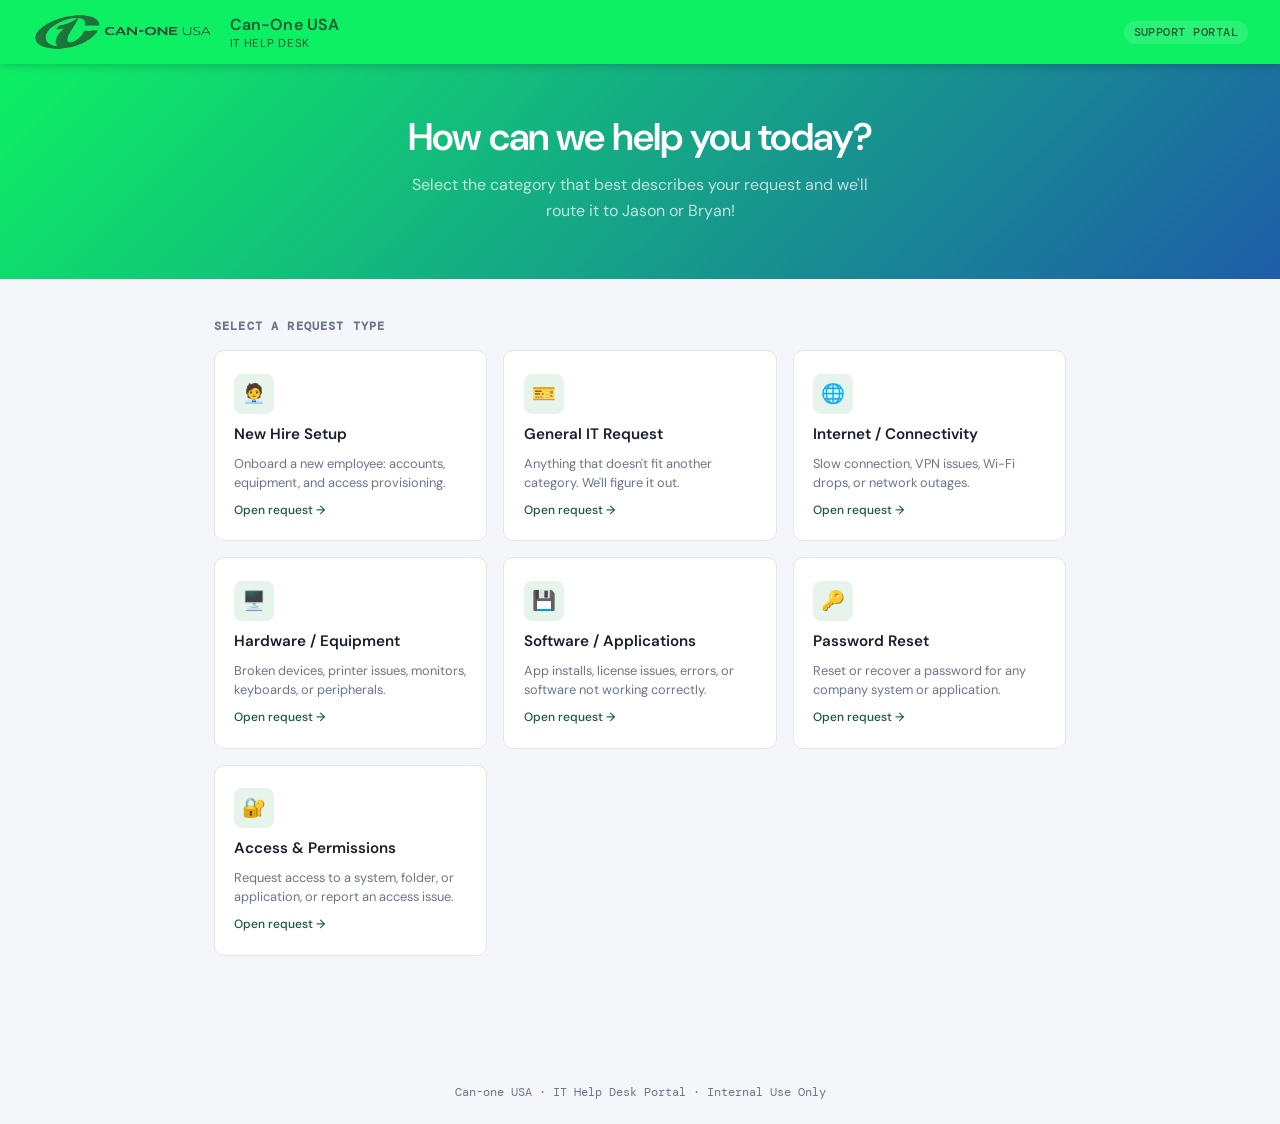
<file: index.html>
<!DOCTYPE html>
<html lang="en">
<head>
  <meta charset="UTF-8" />
  <meta name="viewport" content="width=device-width, initial-scale=1.0"/>
  <title>Can-One USA: IT Help Desk</title>
  <link rel="preconnect" href="https://fonts.googleapis.com">
  <link href="https://fonts.googleapis.com/css2?family=DM+Sans:wght@300;400;500;600&family=DM+Mono:wght@400;500&display=swap" rel="stylesheet">
  <link rel="stylesheet" href="style.css">
</head>
<body>

<header>
  <div class="logo">
    <picture>
      <source srcset="assets/logo.webp" type="image/webp">
      <img src="assets/logo.png" alt="Can-One USA" class="logo-img">
    </picture>
    <div>
      <div class="logo-text">Can-One USA</div>
      <div class="logo-sub">IT Help Desk</div>
    </div>
  </div>
  <div class="header-badge">SUPPORT PORTAL</div>
</header>

<div class="hero">
  <h1>How can we help you today?</h1>
  <p>Select the category that best describes your request and we'll route it to Jason or Bryan!</p>
</div>

<main>

  <!-- Card Grid -->
  <div id="card-section">
    <div class="section-label">Select a request type</div>
    <div class="card-grid">
      <div class="ticket-card" onclick="openForm('newhire')">
        <div class="card-icon">🧑‍💼</div>
        <div class="card-title">New Hire Setup</div>
        <div class="card-desc">Onboard a new employee: accounts, equipment, and access provisioning.</div>
        <div class="card-arrow">Open request →</div>
      </div>
      <div class="ticket-card" onclick="openForm('general')">
        <div class="card-icon">🎫</div>
        <div class="card-title">General IT Request</div>
        <div class="card-desc">Anything that doesn't fit another category. We'll figure it out.</div>
        <div class="card-arrow">Open request →</div>
      </div>
      <div class="ticket-card" onclick="openForm('internet')">
        <div class="card-icon">🌐</div>
        <div class="card-title">Internet / Connectivity</div>
        <div class="card-desc">Slow connection, VPN issues, Wi-Fi drops, or network outages.</div>
        <div class="card-arrow">Open request →</div>
      </div>
      <div class="ticket-card" onclick="openForm('hardware')">
        <div class="card-icon">🖥️</div>
        <div class="card-title">Hardware / Equipment</div>
        <div class="card-desc">Broken devices, printer issues, monitors, keyboards, or peripherals.</div>
        <div class="card-arrow">Open request →</div>
      </div>
      <div class="ticket-card" onclick="openForm('software')">
        <div class="card-icon">💾</div>
        <div class="card-title">Software / Applications</div>
        <div class="card-desc">App installs, license issues, errors, or software not working correctly.</div>
        <div class="card-arrow">Open request →</div>
      </div>
      <div class="ticket-card" onclick="openForm('password')">
        <div class="card-icon">🔑</div>
        <div class="card-title">Password Reset</div>
        <div class="card-desc">Reset or recover a password for any company system or application.</div>
        <div class="card-arrow">Open request →</div>
      </div>
      <div class="ticket-card" onclick="openForm('access')">
        <div class="card-icon">🔐</div>
        <div class="card-title">Access & Permissions</div>
        <div class="card-desc">Request access to a system, folder, or application, or report an access issue.</div>
        <div class="card-arrow">Open request →</div>
      </div>
    </div>
  </div>

  <!-- Dynamic Form Panel -->
  <div id="form-panel">
    <div class="form-header">
      <div class="form-header-left">
        <div class="form-header-icon" id="fh-icon"></div>
        <div>
          <h2 id="fh-title"></h2>
          <p id="fh-sub"></p>
        </div>
      </div>
    </div>
    <div class="form-body" id="form-body"></div>
  </div>

  <!-- Success Panel -->
  <div id="success-panel">
    <div class="success-icon">✅</div>
    <h2>Ticket Submitted!</h2>
    <p>Your request has been received. Our IT team will follow up shortly.</p>
    <div class="ticket-ref" id="ticket-ref"></div>
    <br>
    <button class="btn-submit" onclick="goBack()" style="margin:0 auto;">Submit Another Request</button>
  </div>

</main>

<footer>Can-one USA · IT Help Desk Portal · Internal Use Only</footer>

<script src="script.js"></script>
</body>
</html>
</file>
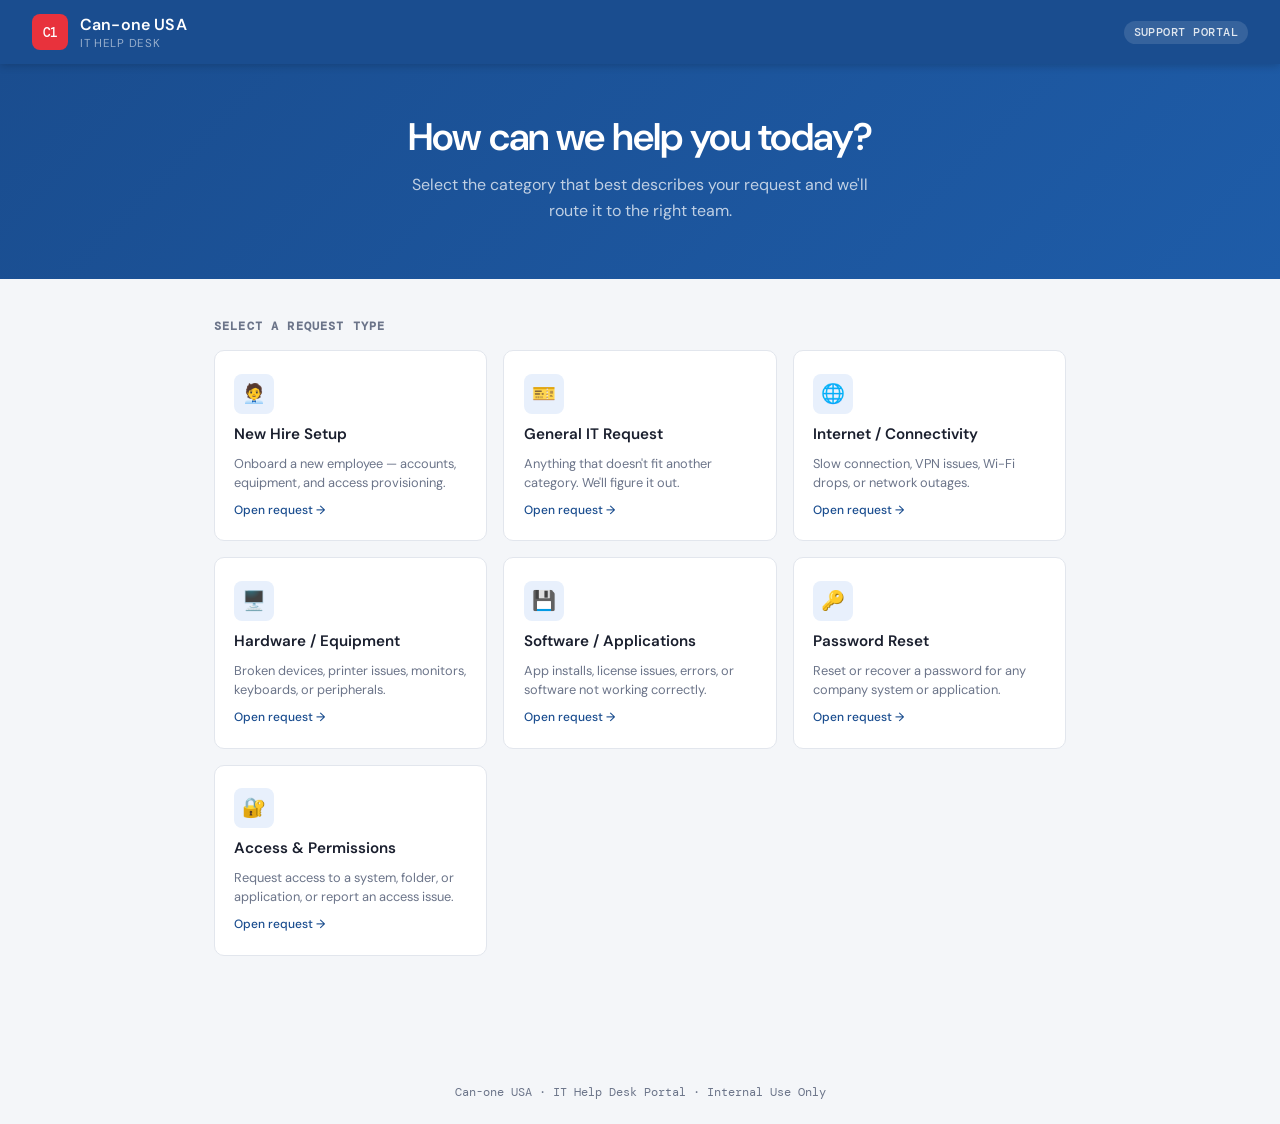
<file: index.html.html>
<!DOCTYPE html>
<html lang="en">
<head>
<meta charset="UTF-8" />
<meta name="viewport" content="width=device-width, initial-scale=1.0"/>
<title>Can-one USA — IT Help Desk</title>
<link rel="preconnect" href="https://fonts.googleapis.com">
<link href="https://fonts.googleapis.com/css2?family=DM+Sans:wght@300;400;500;600&family=DM+Mono:wght@400;500&display=swap" rel="stylesheet">
<style>
  :root {
    --bg: #f4f6f9;
    --surface: #ffffff;
    --border: #e2e6ed;
    --primary: #1a4d8f;
    --primary-light: #e8f0fc;
    --primary-hover: #153d72;
    --accent: #e8323c;
    --text: #1a1f2e;
    --text-muted: #6b7489;
    --success: #1a8a5a;
    --success-bg: #e6f7f0;
    --radius: 10px;
    --shadow: 0 2px 12px rgba(26,77,143,0.08);
    --shadow-lg: 0 8px 32px rgba(26,77,143,0.13);
  }

  * { box-sizing: border-box; margin: 0; padding: 0; }

  body {
    font-family: 'DM Sans', sans-serif;
    background: var(--bg);
    color: var(--text);
    min-height: 100vh;
  }

  /* ── HEADER ── */
  header {
    background: var(--primary);
    padding: 0 2rem;
    display: flex;
    align-items: center;
    justify-content: space-between;
    height: 64px;
    position: sticky;
    top: 0;
    z-index: 100;
    box-shadow: 0 2px 8px rgba(0,0,0,0.18);
  }
  .logo {
    display: flex;
    align-items: center;
    gap: 12px;
  }
  .logo-mark {
    width: 36px; height: 36px;
    background: var(--accent);
    border-radius: 8px;
    display: flex; align-items: center; justify-content: center;
    font-family: 'DM Mono', monospace;
    font-weight: 500;
    font-size: 13px;
    color: #fff;
    letter-spacing: -0.5px;
  }
  .logo-text {
    color: #fff;
    font-weight: 600;
    font-size: 1rem;
    letter-spacing: 0.01em;
  }
  .logo-sub {
    color: rgba(255,255,255,0.55);
    font-size: 0.72rem;
    font-weight: 400;
    letter-spacing: 0.06em;
    text-transform: uppercase;
    margin-top: 1px;
  }
  .header-badge {
    background: rgba(255,255,255,0.12);
    color: rgba(255,255,255,0.85);
    font-size: 0.72rem;
    font-weight: 500;
    padding: 4px 10px;
    border-radius: 20px;
    letter-spacing: 0.04em;
    font-family: 'DM Mono', monospace;
  }

  /* ── HERO ── */
  .hero {
    background: linear-gradient(135deg, var(--primary) 0%, #1e5ca8 100%);
    color: #fff;
    padding: 48px 2rem 56px;
    text-align: center;
  }
  .hero h1 {
    font-size: clamp(1.6rem, 4vw, 2.4rem);
    font-weight: 600;
    letter-spacing: -0.02em;
    margin-bottom: 10px;
  }
  .hero p {
    font-size: 1rem;
    color: rgba(255,255,255,0.72);
    max-width: 480px;
    margin: 0 auto;
    line-height: 1.6;
  }

  /* ── MAIN ── */
  main {
    max-width: 900px;
    margin: 0 auto;
    padding: 2.5rem 1.5rem 4rem;
  }

  /* ── CARD GRID ── */
  .section-label {
    font-size: 0.72rem;
    font-weight: 600;
    letter-spacing: 0.1em;
    text-transform: uppercase;
    color: var(--text-muted);
    margin-bottom: 1rem;
    font-family: 'DM Mono', monospace;
  }

  .card-grid {
    display: grid;
    grid-template-columns: repeat(auto-fill, minmax(240px, 1fr));
    gap: 1rem;
    margin-bottom: 2.5rem;
  }

  .ticket-card {
    background: var(--surface);
    border: 1.5px solid var(--border);
    border-radius: var(--radius);
    padding: 1.4rem 1.2rem;
    cursor: pointer;
    transition: border-color 0.15s, box-shadow 0.15s, transform 0.15s;
    display: flex;
    flex-direction: column;
    gap: 10px;
    position: relative;
    overflow: hidden;
  }
  .ticket-card::before {
    content: '';
    position: absolute;
    top: 0; left: 0; right: 0;
    height: 3px;
    background: var(--primary);
    opacity: 0;
    transition: opacity 0.15s;
  }
  .ticket-card:hover {
    border-color: var(--primary);
    box-shadow: var(--shadow-lg);
    transform: translateY(-2px);
  }
  .ticket-card:hover::before { opacity: 1; }

  .card-icon {
    width: 40px; height: 40px;
    background: var(--primary-light);
    border-radius: 8px;
    display: flex; align-items: center; justify-content: center;
    font-size: 1.2rem;
  }
  .card-title {
    font-size: 0.95rem;
    font-weight: 600;
    color: var(--text);
  }
  .card-desc {
    font-size: 0.8rem;
    color: var(--text-muted);
    line-height: 1.5;
  }
  .card-arrow {
    margin-top: auto;
    font-size: 0.75rem;
    color: var(--primary);
    font-weight: 500;
    display: flex; align-items: center; gap: 4px;
  }

  /* ── FORM PANEL ── */
  #form-panel {
    display: none;
    background: var(--surface);
    border: 1.5px solid var(--border);
    border-radius: var(--radius);
    overflow: hidden;
    box-shadow: var(--shadow-lg);
    animation: slideUp 0.22s ease;
  }
  @keyframes slideUp {
    from { opacity: 0; transform: translateY(12px); }
    to   { opacity: 1; transform: translateY(0); }
  }

  .form-header {
    background: var(--primary);
    color: #fff;
    padding: 1.2rem 1.5rem;
    display: flex;
    align-items: center;
    justify-content: space-between;
  }
  .form-header-left {
    display: flex; align-items: center; gap: 10px;
  }
  .form-header-icon {
    width: 34px; height: 34px;
    background: rgba(255,255,255,0.15);
    border-radius: 7px;
    display: flex; align-items: center; justify-content: center;
    font-size: 1rem;
  }
  .form-header h2 {
    font-size: 1rem;
    font-weight: 600;
  }
  .form-header p {
    font-size: 0.75rem;
    color: rgba(255,255,255,0.65);
    margin-top: 1px;
  }
  .btn-back {
    background: rgba(255,255,255,0.15);
    border: none;
    color: #fff;
    padding: 6px 14px;
    border-radius: 6px;
    font-size: 0.8rem;
    cursor: pointer;
    font-family: 'DM Sans', sans-serif;
    font-weight: 500;
    transition: background 0.15s;
    display: flex; align-items: center; gap: 5px;
  }
  .btn-back:hover { background: rgba(255,255,255,0.25); }

  .form-body {
    padding: 1.8rem 1.5rem;
  }

  .form-row {
    display: grid;
    grid-template-columns: 1fr 1fr;
    gap: 1rem;
  }
  @media (max-width: 560px) {
    .form-row { grid-template-columns: 1fr; }
    .card-grid { grid-template-columns: 1fr 1fr; }
  }
  @media (max-width: 400px) {
    .card-grid { grid-template-columns: 1fr; }
  }

  .field {
    display: flex;
    flex-direction: column;
    gap: 5px;
    margin-bottom: 1rem;
  }
  .field.full { grid-column: 1 / -1; }

  label {
    font-size: 0.8rem;
    font-weight: 500;
    color: var(--text);
  }
  label .req { color: var(--accent); margin-left: 2px; }

  input, select, textarea {
    font-family: 'DM Sans', sans-serif;
    font-size: 0.88rem;
    padding: 9px 12px;
    border: 1.5px solid var(--border);
    border-radius: 7px;
    background: var(--bg);
    color: var(--text);
    transition: border-color 0.15s, box-shadow 0.15s;
    outline: none;
    width: 100%;
  }
  input:focus, select:focus, textarea:focus {
    border-color: var(--primary);
    box-shadow: 0 0 0 3px rgba(26,77,143,0.1);
    background: #fff;
  }
  textarea { resize: vertical; min-height: 90px; }

  .priority-row {
    display: flex; gap: 8px; flex-wrap: wrap;
  }
  .priority-btn {
    padding: 6px 14px;
    border: 1.5px solid var(--border);
    border-radius: 20px;
    font-size: 0.78rem;
    font-weight: 500;
    cursor: pointer;
    background: var(--bg);
    color: var(--text-muted);
    transition: all 0.15s;
    font-family: 'DM Sans', sans-serif;
  }
  .priority-btn.active {
    background: var(--primary-light);
    border-color: var(--primary);
    color: var(--primary);
  }
  .priority-btn[data-p="High"].active { background: #fff0f0; border-color: var(--accent); color: var(--accent); }
  .priority-btn[data-p="Medium"].active { background: #fffbea; border-color: #c89a00; color: #8a6a00; }
  .priority-btn[data-p="Low"].active { background: var(--success-bg); border-color: var(--success); color: var(--success); }

  .divider {
    border: none;
    border-top: 1px solid var(--border);
    margin: 1.2rem 0;
  }

  .form-footer {
    display: flex;
    justify-content: flex-end;
    align-items: center;
    gap: 10px;
    padding-top: 0.5rem;
  }

  .btn-cancel {
    background: none;
    border: 1.5px solid var(--border);
    color: var(--text-muted);
    padding: 9px 20px;
    border-radius: 7px;
    font-size: 0.88rem;
    cursor: pointer;
    font-family: 'DM Sans', sans-serif;
    font-weight: 500;
    transition: all 0.15s;
  }
  .btn-cancel:hover { border-color: #aaa; color: var(--text); }

  .btn-submit {
    background: var(--primary);
    border: none;
    color: #fff;
    padding: 9px 24px;
    border-radius: 7px;
    font-size: 0.88rem;
    cursor: pointer;
    font-family: 'DM Sans', sans-serif;
    font-weight: 600;
    transition: background 0.15s, transform 0.1s;
    display: flex; align-items: center; gap: 6px;
  }
  .btn-submit:hover { background: var(--primary-hover); }
  .btn-submit:active { transform: scale(0.98); }
  .btn-submit:disabled { opacity: 0.6; cursor: not-allowed; }

  /* ── SUCCESS ── */
  #success-panel {
    display: none;
    background: var(--surface);
    border: 1.5px solid var(--border);
    border-radius: var(--radius);
    padding: 3rem 2rem;
    text-align: center;
    box-shadow: var(--shadow-lg);
    animation: slideUp 0.22s ease;
  }
  .success-icon {
    width: 56px; height: 56px;
    background: var(--success-bg);
    border-radius: 50%;
    display: flex; align-items: center; justify-content: center;
    font-size: 1.6rem;
    margin: 0 auto 1rem;
  }
  #success-panel h2 { font-size: 1.2rem; font-weight: 600; margin-bottom: 6px; }
  #success-panel p { font-size: 0.88rem; color: var(--text-muted); margin-bottom: 1.4rem; }
  .ticket-ref {
    display: inline-block;
    background: var(--primary-light);
    color: var(--primary);
    font-family: 'DM Mono', monospace;
    font-size: 0.85rem;
    padding: 6px 14px;
    border-radius: 6px;
    margin-bottom: 1.4rem;
    font-weight: 500;
  }

  /* ── CONFIG NOTE ── */
  .config-note {
    background: #fffbea;
    border: 1px solid #f0d060;
    border-radius: var(--radius);
    padding: 1rem 1.2rem;
    margin-bottom: 2rem;
    font-size: 0.82rem;
    color: #7a5f00;
    line-height: 1.6;
    display: flex; gap: 10px; align-items: flex-start;
  }
  .config-note b { color: #5a4400; }

  /* ── SPINNER ── */
  .spinner {
    width: 16px; height: 16px;
    border: 2px solid rgba(255,255,255,0.4);
    border-top-color: #fff;
    border-radius: 50%;
    animation: spin 0.6s linear infinite;
    display: none;
  }
  @keyframes spin { to { transform: rotate(360deg); } }

  footer {
    text-align: center;
    padding: 1.5rem;
    font-size: 0.75rem;
    color: var(--text-muted);
    font-family: 'DM Mono', monospace;
  }
</style>
</head>
<body>

<header>
  <div class="logo">
    <div class="logo-mark">C1</div>
    <div>
      <div class="logo-text">Can-one USA</div>
      <div class="logo-sub">IT Help Desk</div>
    </div>
  </div>
  <div class="header-badge">SUPPORT PORTAL</div>
</header>

<div class="hero">
  <h1>How can we help you today?</h1>
  <p>Select the category that best describes your request and we'll route it to the right team.</p>
</div>

<main>


  <!-- Card Grid -->
  <div id="card-section">
    <div class="section-label">Select a request type</div>
    <div class="card-grid">
      <div class="ticket-card" onclick="openForm('newhire')">
        <div class="card-icon">🧑‍💼</div>
        <div class="card-title">New Hire Setup</div>
        <div class="card-desc">Onboard a new employee — accounts, equipment, and access provisioning.</div>
        <div class="card-arrow">Open request →</div>
      </div>
      <div class="ticket-card" onclick="openForm('general')">
        <div class="card-icon">🎫</div>
        <div class="card-title">General IT Request</div>
        <div class="card-desc">Anything that doesn't fit another category. We'll figure it out.</div>
        <div class="card-arrow">Open request →</div>
      </div>
      <div class="ticket-card" onclick="openForm('internet')">
        <div class="card-icon">🌐</div>
        <div class="card-title">Internet / Connectivity</div>
        <div class="card-desc">Slow connection, VPN issues, Wi-Fi drops, or network outages.</div>
        <div class="card-arrow">Open request →</div>
      </div>
      <div class="ticket-card" onclick="openForm('hardware')">
        <div class="card-icon">🖥️</div>
        <div class="card-title">Hardware / Equipment</div>
        <div class="card-desc">Broken devices, printer issues, monitors, keyboards, or peripherals.</div>
        <div class="card-arrow">Open request →</div>
      </div>
      <div class="ticket-card" onclick="openForm('software')">
        <div class="card-icon">💾</div>
        <div class="card-title">Software / Applications</div>
        <div class="card-desc">App installs, license issues, errors, or software not working correctly.</div>
        <div class="card-arrow">Open request →</div>
      </div>
      <div class="ticket-card" onclick="openForm('password')">
        <div class="card-icon">🔑</div>
        <div class="card-title">Password Reset</div>
        <div class="card-desc">Reset or recover a password for any company system or application.</div>
        <div class="card-arrow">Open request →</div>
      </div>
      <div class="ticket-card" onclick="openForm('access')">
        <div class="card-icon">🔐</div>
        <div class="card-title">Access & Permissions</div>
        <div class="card-desc">Request access to a system, folder, or application, or report an access issue.</div>
        <div class="card-arrow">Open request →</div>
      </div>
    </div>
  </div>

  <!-- Dynamic Form Panel -->
  <div id="form-panel">
    <div class="form-header">
      <div class="form-header-left">
        <div class="form-header-icon" id="fh-icon"></div>
        <div>
          <h2 id="fh-title"></h2>
          <p id="fh-sub"></p>
        </div>
      </div>
      <button class="btn-back" onclick="goBack()">← Back</button>
    </div>
    <div class="form-body" id="form-body"></div>
  </div>

  <!-- Success Panel -->
  <div id="success-panel">
    <div class="success-icon">✅</div>
    <h2>Ticket Submitted!</h2>
    <p>Your request has been received. Our IT team will follow up shortly.</p>
    <div class="ticket-ref" id="ticket-ref"></div>
    <br>
    <button class="btn-submit" onclick="goBack()" style="margin:0 auto;">Submit Another Request</button>
  </div>

</main>

<footer>Can-one USA · IT Help Desk Portal · Internal Use Only</footer>

<script>
// ─────────────────────────────────────────────
//  KINTONE CONFIGURATION — fill these in!
// ─────────────────────────────────────────────
const KINTONE_SUBDOMAIN = 'can-one';
const KINTONE_APP_ID    = 5;
const KINTONE_API_TOKEN = '4IUgKjB08G0BglozDwcje5dEjuuU1SN4po5js0eY';
// ─────────────────────────────────────────────

let currentPriority = 'Medium';
let currentFormType = '';

const FORMS = {
  newhire: {
    icon: '🧑‍💼', title: 'New Hire Setup', sub: 'Complete all fields to provision a new employee',
    fields: () => `
      <div class="form-row">
        <div class="field"><label>Your Name <span class="req">*</span></label><input id="f_requester" placeholder="Your full name" required></div>
        <div class="field"><label>Your Email <span class="req">*</span></label><input id="f_email" type="email" placeholder="you@can-one.com" required></div>
      </div>
      <div class="form-row">
        <div class="field"><label>New Hire Full Name <span class="req">*</span></label><input id="f_newhire_name" placeholder="Employee's full name" required></div>
        <div class="field"><label>New Hire Job Title <span class="req">*</span></label><input id="f_newhire_title" placeholder="e.g. Sales Associate"></div>
      </div>
      <div class="form-row">
        <div class="field"><label>Department</label><input id="f_dept" placeholder="e.g. Operations"></div>
        <div class="field"><label>Start Date <span class="req">*</span></label><input id="f_startdate" type="date" required></div>
      </div>
      <div class="field full"><label>Systems / Applications Needed</label><textarea id="f_systems" placeholder="List the software, systems, or access the new hire will need..."></textarea></div>
      <div class="field full"><label>Additional Notes</label><textarea id="f_notes" placeholder="Any other setup requirements..."></textarea></div>
    `,
    getData: () => ({
      'Ticket_Type': { value: 'New Hire Setup' },
      'Requester_Name': { value: v('f_requester') },
      'Requester_Email': { value: v('f_email') },
      'New_Hire_Name': { value: v('f_newhire_name') },
      'New_Hire_Title': { value: v('f_newhire_title') },
      'Department': { value: v('f_dept') },
      'Start_Date': { value: v('f_startdate') },
      'Systems_Needed': { value: v('f_systems') },
      'Notes': { value: v('f_notes') },
      'Priority': { value: currentPriority },
    })
  },
  general: {
    icon: '🎫', title: 'General IT Request', sub: 'Describe your issue and we\'ll take it from there',
    fields: () => `
      <div class="form-row">
        <div class="field"><label>Your Name <span class="req">*</span></label><input id="f_requester" placeholder="Your full name" required></div>
        <div class="field"><label>Your Email <span class="req">*</span></label><input id="f_email" type="email" placeholder="you@can-one.com" required></div>
      </div>
      <div class="field full"><label>Subject <span class="req">*</span></label><input id="f_subject" placeholder="Brief summary of your request" required></div>
      <div class="field full"><label>Description <span class="req">*</span></label><textarea id="f_desc" placeholder="Describe your issue or request in detail..." required></textarea></div>
      <div class="field full"><label>Additional Notes</label><textarea id="f_notes" placeholder="Anything else we should know?"></textarea></div>
    `,
    getData: () => ({
      'Ticket_Type': { value: 'General IT Request' },
      'Requester_Name': { value: v('f_requester') },
      'Requester_Email': { value: v('f_email') },
      'Subject': { value: v('f_subject') },
      'Description': { value: v('f_desc') },
      'Notes': { value: v('f_notes') },
      'Priority': { value: currentPriority },
    })
  },
  internet: {
    icon: '🌐', title: 'Internet / Connectivity Issue', sub: 'Report network or connection problems',
    fields: () => `
      <div class="form-row">
        <div class="field"><label>Your Name <span class="req">*</span></label><input id="f_requester" placeholder="Your full name" required></div>
        <div class="field"><label>Your Email <span class="req">*</span></label><input id="f_email" type="email" placeholder="you@can-one.com" required></div>
      </div>
      <div class="form-row">
        <div class="field"><label>Issue Type <span class="req">*</span></label>
          <select id="f_issue_type">
            <option value="">Select...</option>
            <option>No internet connection</option>
            <option>Slow internet</option>
            <option>Wi-Fi dropping</option>
            <option>VPN not connecting</option>
            <option>Can't reach specific site/service</option>
            <option>Other</option>
          </select>
        </div>
        <div class="field"><label>Your Location / Office</label><input id="f_location" placeholder="e.g. Building A, Desk 12"></div>
      </div>
      <div class="field full"><label>Description <span class="req">*</span></label><textarea id="f_desc" placeholder="What exactly is happening? When did it start?" required></textarea></div>
      <div class="field full"><label>Steps Already Tried</label><textarea id="f_tried" placeholder="e.g. Restarted router, tried another device..."></textarea></div>
    `,
    getData: () => ({
      'Ticket_Type': { value: 'Internet / Connectivity' },
      'Requester_Name': { value: v('f_requester') },
      'Requester_Email': { value: v('f_email') },
      'Issue_Type': { value: v('f_issue_type') },
      'Location': { value: v('f_location') },
      'Description': { value: v('f_desc') },
      'Steps_Tried': { value: v('f_tried') },
      'Priority': { value: currentPriority },
    })
  },
  hardware: {
    icon: '🖥️', title: 'Hardware / Equipment', sub: 'Report broken or malfunctioning devices',
    fields: () => `
      <div class="form-row">
        <div class="field"><label>Your Name <span class="req">*</span></label><input id="f_requester" placeholder="Your full name" required></div>
        <div class="field"><label>Your Email <span class="req">*</span></label><input id="f_email" type="email" placeholder="you@can-one.com" required></div>
      </div>
      <div class="form-row">
        <div class="field"><label>Device / Equipment Type <span class="req">*</span></label>
          <select id="f_device_type">
            <option value="">Select...</option>
            <option>Laptop / Desktop</option>
            <option>Monitor</option>
            <option>Printer / Scanner</option>
            <option>Keyboard / Mouse</option>
            <option>Phone</option>
            <option>Other peripheral</option>
          </select>
        </div>
        <div class="field"><label>Asset / Serial Number</label><input id="f_asset" placeholder="If known"></div>
      </div>
      <div class="field full"><label>Description of Issue <span class="req">*</span></label><textarea id="f_desc" placeholder="What is wrong with the device?" required></textarea></div>
      <div class="field full"><label>Additional Notes</label><textarea id="f_notes" placeholder="Any other details, like when it started..."></textarea></div>
    `,
    getData: () => ({
      'Ticket_Type': { value: 'Hardware / Equipment' },
      'Requester_Name': { value: v('f_requester') },
      'Requester_Email': { value: v('f_email') },
      'Device_Type': { value: v('f_device_type') },
      'Asset_Number': { value: v('f_asset') },
      'Description': { value: v('f_desc') },
      'Notes': { value: v('f_notes') },
      'Priority': { value: currentPriority },
    })
  },
  software: {
    icon: '💾', title: 'Software / Application Help', sub: 'Request installs, licenses, or report app issues',
    fields: () => `
      <div class="form-row">
        <div class="field"><label>Your Name <span class="req">*</span></label><input id="f_requester" placeholder="Your full name" required></div>
        <div class="field"><label>Your Email <span class="req">*</span></label><input id="f_email" type="email" placeholder="you@can-one.com" required></div>
      </div>
      <div class="form-row">
        <div class="field"><label>Application Name <span class="req">*</span></label><input id="f_app" placeholder="e.g. Microsoft Excel" required></div>
        <div class="field"><label>Request Type <span class="req">*</span></label>
          <select id="f_req_type">
            <option value="">Select...</option>
            <option>Install / Setup</option>
            <option>License needed</option>
            <option>App not working</option>
            <option>Error / Crash</option>
            <option>Update required</option>
            <option>Other</option>
          </select>
        </div>
      </div>
      <div class="field full"><label>Description <span class="req">*</span></label><textarea id="f_desc" placeholder="Describe the issue or what you need..." required></textarea></div>
      <div class="field full"><label>Error Message (if any)</label><textarea id="f_error" placeholder="Paste any error messages here..."></textarea></div>
    `,
    getData: () => ({
      'Ticket_Type': { value: 'Software / Application' },
      'Requester_Name': { value: v('f_requester') },
      'Requester_Email': { value: v('f_email') },
      'Application_Name': { value: v('f_app') },
      'Request_Type': { value: v('f_req_type') },
      'Description': { value: v('f_desc') },
      'Error_Message': { value: v('f_error') },
      'Priority': { value: currentPriority },
    })
  },
  password: {
    icon: '🔑', title: 'Password Reset', sub: 'Reset or recover access to a company system',
    fields: () => `
      <div class="form-row">
        <div class="field"><label>Your Name <span class="req">*</span></label><input id="f_requester" placeholder="Your full name" required></div>
        <div class="field"><label>Your Email <span class="req">*</span></label><input id="f_email" type="email" placeholder="you@can-one.com" required></div>
      </div>
      <div class="form-row">
        <div class="field"><label>System / Application <span class="req">*</span></label><input id="f_system" placeholder="e.g. Windows login, Kintone, email" required></div>
        <div class="field"><label>Username / Account</label><input id="f_username" placeholder="Your username for that system"></div>
      </div>
      <div class="field full"><label>Additional Notes</label><textarea id="f_notes" placeholder="Any extra context that may help IT..."></textarea></div>
    `,
    getData: () => ({
      'Ticket_Type': { value: 'Password Reset' },
      'Requester_Name': { value: v('f_requester') },
      'Requester_Email': { value: v('f_email') },
      'System': { value: v('f_system') },
      'Username': { value: v('f_username') },
      'Notes': { value: v('f_notes') },
      'Priority': { value: currentPriority },
    })
  },
  access: {
    icon: '🔐', title: 'Access & Permissions', sub: 'Request or modify access to systems and resources',
    fields: () => `
      <div class="form-row">
        <div class="field"><label>Your Name <span class="req">*</span></label><input id="f_requester" placeholder="Your full name" required></div>
        <div class="field"><label>Your Email <span class="req">*</span></label><input id="f_email" type="email" placeholder="you@can-one.com" required></div>
      </div>
      <div class="form-row">
        <div class="field"><label>System / Resource Needed <span class="req">*</span></label><input id="f_resource" placeholder="e.g. SharePoint folder, Salesforce" required></div>
        <div class="field"><label>Access Type</label>
          <select id="f_access_type">
            <option value="">Select...</option>
            <option>View only</option>
            <option>Edit / Contribute</option>
            <option>Full / Admin access</option>
            <option>Remove access</option>
          </select>
        </div>
      </div>
      <div class="field full"><label>Business Justification <span class="req">*</span></label><textarea id="f_reason" placeholder="Why do you need this access?" required></textarea></div>
      <div class="field full"><label>Manager Approval</label><input id="f_manager" placeholder="Manager's name (if pre-approved)"></div>
    `,
    getData: () => ({
      'Ticket_Type': { value: 'Access & Permissions' },
      'Requester_Name': { value: v('f_requester') },
      'Requester_Email': { value: v('f_email') },
      'Resource_Requested': { value: v('f_resource') },
      'Access_Type': { value: v('f_access_type') },
      'Business_Reason': { value: v('f_reason') },
      'Manager_Approval': { value: v('f_manager') },
      'Priority': { value: currentPriority },
    })
  }
};

function v(id) {
  const el = document.getElementById(id);
  return el ? el.value.trim() : '';
}

function openForm(type) {
  currentFormType = type;
  currentPriority = 'Medium';
  const f = FORMS[type];
  document.getElementById('fh-icon').textContent = f.icon;
  document.getElementById('fh-title').textContent = f.title;
  document.getElementById('fh-sub').textContent = f.sub;
  document.getElementById('form-body').innerHTML = `
    ${f.fields()}
    <hr class="divider">
    <div class="field full">
      <label>Priority</label>
      <div class="priority-row">
        <button class="priority-btn" data-p="Low" onclick="setPriority('Low',this)">🟢 Low</button>
        <button class="priority-btn active" data-p="Medium" onclick="setPriority('Medium',this)">🟡 Medium</button>
        <button class="priority-btn" data-p="High" onclick="setPriority('High',this)">🔴 High</button>
      </div>
    </div>
    <div class="form-footer">
      <button class="btn-cancel" onclick="goBack()">Cancel</button>
      <button class="btn-submit" id="submit-btn" onclick="submitTicket()">
        <span id="btn-label">Submit Ticket</span>
        <div class="spinner" id="btn-spinner"></div>
      </button>
    </div>
  `;
  document.getElementById('card-section').style.display = 'none';
  document.getElementById('success-panel').style.display = 'none';
  document.getElementById('form-panel').style.display = 'block';
  window.scrollTo({ top: 0, behavior: 'smooth' });
}

function setPriority(p, el) {
  currentPriority = p;
  document.querySelectorAll('.priority-btn').forEach(b => b.classList.remove('active'));
  el.classList.add('active');
}

function goBack() {
  document.getElementById('form-panel').style.display = 'none';
  document.getElementById('success-panel').style.display = 'none';
  document.getElementById('card-section').style.display = 'block';
  window.scrollTo({ top: 0, behavior: 'smooth' });
}

async function submitTicket() {
  const f = FORMS[currentFormType];
  const btn = document.getElementById('submit-btn');
  const spinner = document.getElementById('btn-spinner');
  const label = document.getElementById('btn-label');

  // Basic validation
  const requiredFields = document.querySelectorAll('#form-body [required]');
  for (const field of requiredFields) {
    if (!field.value.trim()) {
      field.focus();
      field.style.borderColor = 'var(--accent)';
      field.addEventListener('input', () => field.style.borderColor = '', { once: true });
      return;
    }
  }

  // Loading state
  btn.disabled = true;
  label.textContent = 'Submitting…';
  spinner.style.display = 'block';

  const record = f.getData();
  // Add timestamp
  record['Submitted_At'] = { value: new Date().toISOString() };

  try {
    const response = await fetch(
      `https://${KINTONE_SUBDOMAIN}.kintone.com/k/v1/record.json`,
      {
        method: 'POST',
        headers: {
          'Content-Type': 'application/json',
          'X-Cybozu-API-Token': KINTONE_API_TOKEN,
        },
        body: JSON.stringify({ app: KINTONE_APP_ID, record })
      }
    );

    const data = await response.json();

    if (response.ok && data.id) {
      document.getElementById('ticket-ref').textContent = `Ticket #${data.id} · ${FORMS[currentFormType].title}`;
      document.getElementById('form-panel').style.display = 'none';
      document.getElementById('success-panel').style.display = 'block';
      window.scrollTo({ top: 0, behavior: 'smooth' });
    } else {
      throw new Error(data.message || 'Submission failed');
    }
  } catch (err) {
    alert(`Error submitting ticket: ${err.message}\n\nPlease check that your Kintone App ID and API Token are correctly configured.`);
    btn.disabled = false;
    label.textContent = 'Submit Ticket';
    spinner.style.display = 'none';
  }
}
</script>
</body>
</html>
</file>
<file: style.css>
:root {
  --bg: #f4f6f9;
  --surface: #ffffff;
  --border: #e2e6ed;
  --primary: #0df064;
  --primary-hover: #185a32;
  --primary-light: #e6f4ec;
  --accent: #e8323c;
  --text: #1a1f2e;
  --text-muted: #6b7489;
  --success: #1a8a5a;
  --success-bg: #e6f7f0;
  --radius: 10px;
  --shadow: 0 2px 12px rgba(26,77,143,0.08);
  --shadow-lg: 0 8px 32px rgba(26,77,143,0.13);
}

* { box-sizing: border-box; margin: 0; padding: 0; }

body {
  font-family: 'DM Sans', sans-serif;
  background: var(--bg);
  color: var(--text);
  min-height: 100vh;
}

/* ── HEADER ── */
header {
  background: var(--primary);
  padding: 0 2rem;
  display: flex;
  align-items: center;
  justify-content: space-between;
  height: 64px;
  position: sticky;
  top: 0;
  z-index: 100;
  box-shadow: 0 2px 8px rgba(0,0,0,0.18);
}
.logo {
  display: flex;
  align-items: center;
  gap: 16px;
}
.logo-mark {
  width: 36px; height: 36px;
  background: var(--accent);
  border-radius: 8px;
  display: flex; align-items: center; justify-content: center;
  font-family: 'DM Mono', monospace;
  font-weight: 500;
  font-size: 13px;
  color: #fff;
  letter-spacing: -0.5px;
}
.logo-img {
  height: 40px;
  width: auto;
  object-fit: contain;
  display: block;
}
.logo-text {
  color: #185a32;
  font-weight: 600;
  font-size: 1rem;
  letter-spacing: 0.01em;
}
.logo-sub {
  color: #185a32;
  font-size: 0.72rem;
  font-weight: 400;
  letter-spacing: 0.06em;
  text-transform: uppercase;
  margin-top: 1px;
}
.header-badge {
  background: rgba(255,255,255,0.12);
  color:#185a32;
  font-size: 0.72rem;
  font-weight: 500;
  padding: 4px 10px;
  border-radius: 20px;
  letter-spacing: 0.04em;
  font-family: 'DM Mono', monospace;
}

/* ── HERO ── */
.hero {
  background: linear-gradient(135deg, var(--primary) 0%, #1e5ca8 100%);
  color: #fff;
  padding: 48px 2rem 56px;
  text-align: center;
}
.hero h1 {
  font-size: clamp(1.6rem, 4vw, 2.4rem);
  font-weight: 600;
  letter-spacing: -0.02em;
  margin-bottom: 10px;
}
.hero p {
  font-size: 1rem;
  color: rgba(255,255,255,0.72);
  max-width: 480px;
  margin: 0 auto;
  line-height: 1.6;
}

/* ── MAIN ── */
main {
  max-width: 900px;
  margin: 0 auto;
  padding: 2.5rem 1.5rem 4rem;
}

/* ── CARD GRID ── */
.section-label {
  font-size: 0.72rem;
  font-weight: 600;
  letter-spacing: 0.1em;
  text-transform: uppercase;
  color: var(--text-muted);
  margin-bottom: 1rem;
  font-family: 'DM Mono', monospace;
}

.card-grid {
  display: grid;
  grid-template-columns: repeat(auto-fill, minmax(240px, 1fr));
  gap: 1rem;
  margin-bottom: 2.5rem;
}

.ticket-card {
  background: var(--surface);
  border: 1.5px solid var(--border);
  border-radius: var(--radius);
  padding: 1.4rem 1.2rem;
  cursor: pointer;
  transition: border-color 0.15s, box-shadow 0.15s, transform 0.15s;
  display: flex;
  flex-direction: column;
  gap: 10px;
  position: relative;
  overflow: hidden;
}
.ticket-card::before {
  content: '';
  position: absolute;
  top: 0; left: 0; right: 0;
  height: 3px;
  background: var(--primary);
  opacity: 0;
  transition: opacity 0.15s;
}
.ticket-card:hover {
  border-color: var(--primary);
  box-shadow: var(--shadow-lg);
  transform: translateY(-2px);
}
.ticket-card:hover::before { opacity: 1; }

.card-icon {
  width: 40px; height: 40px;
  background: var(--primary-light);
  border-radius: 8px;
  display: flex; align-items: center; justify-content: center;
  font-size: 1.2rem;
}
.card-title {
  font-size: 0.95rem;
  font-weight: 600;
  color: var(--text);
}
.card-desc {
  font-size: 0.8rem;
  color: var(--text-muted);
  line-height: 1.5;
}
.card-arrow {
  margin-top: auto;
  font-size: 0.75rem;
  color: var(--primary-hover);
  font-weight: 500;
  display: flex; align-items: center; gap: 4px;
}

/* ── FORM PANEL ── */
#form-panel {
  display: none;
  background: var(--surface);
  border: 1.5px solid var(--border);
  border-radius: var(--radius);
  overflow: hidden;
  box-shadow: var(--shadow-lg);
  animation: slideUp 0.22s ease;
}
@keyframes slideUp {
  from { opacity: 0; transform: translateY(12px); }
  to   { opacity: 1; transform: translateY(0); }
}

.form-header {
  background: var(--primary-hover);
  color: #fff;
  padding: 1.2rem 1.5rem;
  display: flex;
  align-items: center;
  justify-content: space-between;
}
.form-header-left {
  display: flex; align-items: center; gap: 10px;
}
.form-header-icon {
  width: 34px; height: 34px;
  background: rgba(255,255,255,0.15);
  border-radius: 7px;
  display: flex; align-items: center; justify-content: center;
  font-size: 1rem;
}
.form-header h2 {
  font-size: 1rem;
  font-weight: 600;
}
.form-header p {
  font-size: 0.75rem;
  color: rgba(255,255,255,0.65);
  margin-top: 1px;
}
.btn-back {
  background: rgba(255,255,255,0.15);
  border: none;
  color: #fff;
  padding: 6px 14px;
  border-radius: 6px;
  font-size: 0.8rem;
  cursor: pointer;
  font-family: 'DM Sans', sans-serif;
  font-weight: 500;
  transition: background 0.15s;
  display: flex; align-items: center; gap: 5px;
}
.btn-back:hover { background: rgba(255,255,255,0.25); }

.form-body {
  padding: 1.8rem 1.5rem;
}

.form-row {
  display: grid;
  grid-template-columns: 1fr 1fr;
  gap: 1rem;
}
@media (max-width: 560px) {
  .form-row { grid-template-columns: 1fr; }
  .card-grid { grid-template-columns: 1fr 1fr; }
}
@media (max-width: 400px) {
  .card-grid { grid-template-columns: 1fr; }
}

.field {
  display: flex;
  flex-direction: column;
  gap: 5px;
  margin-bottom: 1rem;
}
.field.full { grid-column: 1 / -1; }

label {
  font-size: 0.8rem;
  font-weight: 500;
  color: var(--text);
}
label .req { color: var(--accent); margin-left: 2px; }

input, select, textarea {
  font-family: 'DM Sans', sans-serif;
  font-size: 0.88rem;
  padding: 9px 12px;
  border: 1.5px solid var(--border);
  border-radius: 7px;
  background: var(--bg);
  color: var(--text);
  transition: border-color 0.15s, box-shadow 0.15s;
  outline: none;
  width: 100%;
}
input:focus, select:focus, textarea:focus {
  border-color: var(--primary);
  box-shadow: 0 0 0 3px rgba(26,77,143,0.1);
  background: #fff;
}
textarea { resize: vertical; min-height: 90px; }

.priority-row {
  display: flex; gap: 8px; flex-wrap: wrap;
}
.priority-btn {
  padding: 6px 14px;
  border: 1.5px solid var(--border);
  border-radius: 20px;
  font-size: 0.78rem;
  font-weight: 500;
  cursor: pointer;
  background: var(--bg);
  color: var(--text-muted);
  transition: all 0.15s;
  font-family: 'DM Sans', sans-serif;
}
.priority-btn.active {
  background: var(--primary-light);
  border-color: var(--primary);
  color: var(--primary);
}
.priority-btn[data-p="High"].active  { background: #fff0f0; border-color: var(--accent); color: var(--accent); }
.priority-btn[data-p="Medium"].active { background: #fffbea; border-color: #c89a00; color: #8a6a00; }
.priority-btn[data-p="Low"].active   { background: var(--success-bg); border-color: var(--success); color: var(--success); }

.divider {
  border: none;
  border-top: 1px solid var(--border);
  margin: 1.2rem 0;
}

.form-footer {
  display: flex;
  justify-content: flex-end;
  align-items: center;
  gap: 10px;
  padding-top: 0.5rem;
}

.btn-cancel {
  background: none;
  border: 1.5px solid var(--border);
  color: var(--text-muted);
  padding: 9px 20px;
  border-radius: 7px;
  font-size: 0.88rem;
  cursor: pointer;
  font-family: 'DM Sans', sans-serif;
  font-weight: 500;
  transition: all 0.15s;
}
.btn-cancel:hover { border-color: #aaa; color: var(--text); }

.btn-submit {
  background: var(--primary-hover);
  border: none;
  color: #fff;
  padding: 9px 24px;
  border-radius: 7px;
  font-size: 0.88rem;
  cursor: pointer;
  font-family: 'DM Sans', sans-serif;
  font-weight: 600;
  transition: background 0.15s, transform 0.1s;
  display: flex; align-items: center; gap: 6px;
}
.btn-submit:hover { background: var(--primary-hover); }
.btn-submit:active { transform: scale(0.98); }
.btn-submit:disabled { opacity: 0.6; cursor: not-allowed; }

/* ── SUCCESS ── */
#success-panel {
  display: none;
  background: var(--surface);
  border: 1.5px solid var(--border);
  border-radius: var(--radius);
  padding: 3rem 2rem;
  text-align: center;
  box-shadow: var(--shadow-lg);
  animation: slideUp 0.22s ease;
}
.success-icon {
  width: 56px; height: 56px;
  background: var(--success-bg);
  border-radius: 50%;
  display: flex; align-items: center; justify-content: center;
  font-size: 1.6rem;
  margin: 0 auto 1rem;
}
#success-panel h2 { font-size: 1.2rem; font-weight: 600; margin-bottom: 6px; }
#success-panel p  { font-size: 0.88rem; color: var(--text-muted); margin-bottom: 1.4rem; }
.ticket-ref {
  display: inline-block;
  background: var(--primary-light);
  color: var(--primary);
  font-family: 'DM Mono', monospace;
  font-size: 0.85rem;
  padding: 6px 14px;
  border-radius: 6px;
  margin-bottom: 1.4rem;
  font-weight: 500;
}

/* ── CONFIG NOTE ── */
.config-note {
  background: #fffbea;
  border: 1px solid #f0d060;
  border-radius: var(--radius);
  padding: 1rem 1.2rem;
  margin-bottom: 2rem;
  font-size: 0.82rem;
  color: #7a5f00;
  line-height: 1.6;
  display: flex; gap: 10px; align-items: flex-start;
}
.config-note b { color: #5a4400; }

/* ── SPINNER ── */
.spinner {
  width: 16px; height: 16px;
  border: 2px solid rgba(255,255,255,0.4);
  border-top-color: #fff;
  border-radius: 50%;
  animation: spin 0.6s linear infinite;
  display: none;
}
@keyframes spin { to { transform: rotate(360deg); } }

footer {
  text-align: center;
  padding: 1.5rem;
  font-size: 0.75rem;
  color: var(--text-muted);
  font-family: 'DM Mono', monospace;
}
</file>
